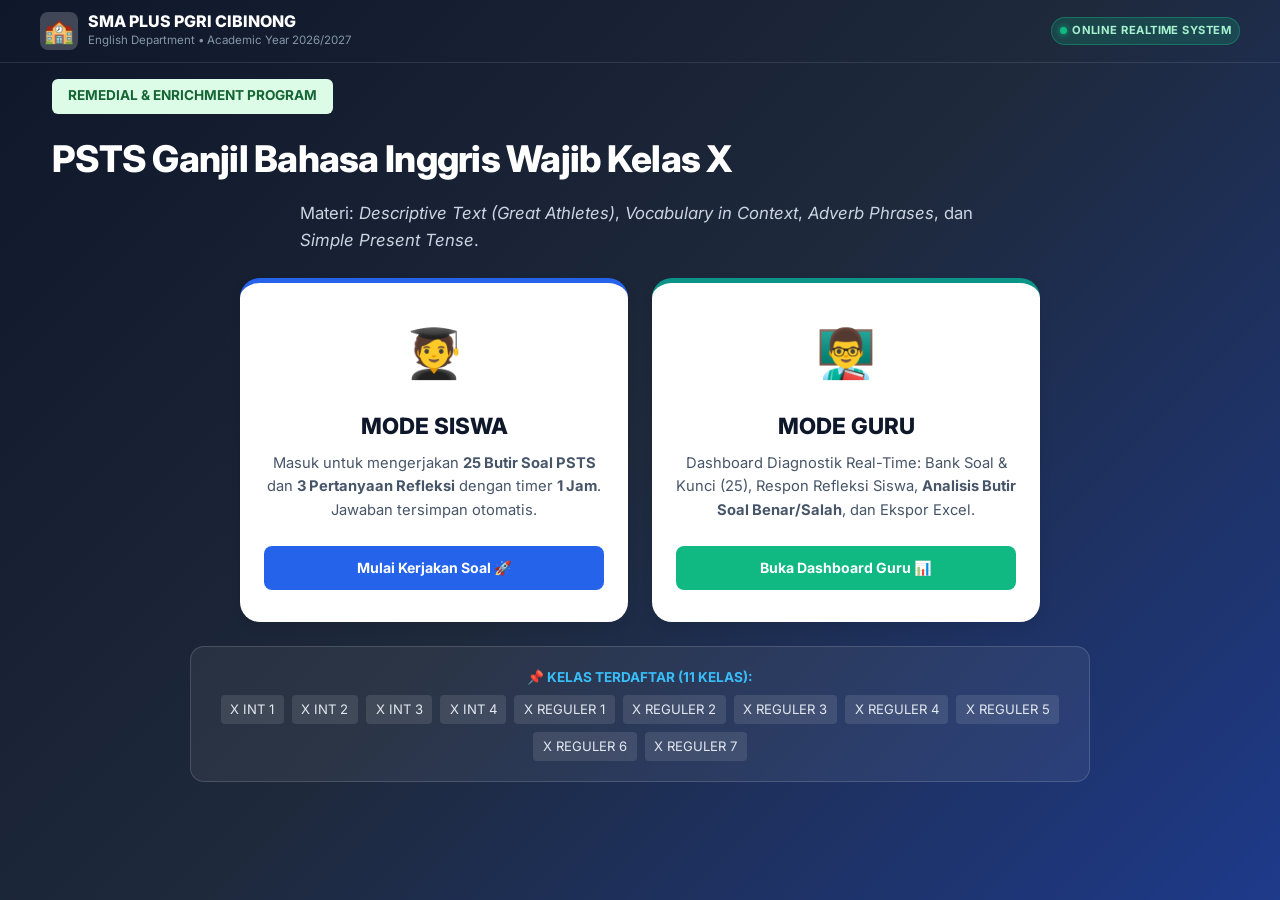
<file: index.html>
<!DOCTYPE html>
<html lang="id">
<head>
    <meta charset="UTF-8">
    <meta name="viewport" content="width=device-width, initial-scale=1.0">
    <title>PORTAL PSTS BAHASA INGGRIS KELAS X - SMA PLUS PGRI CIBINONG</title>
    <link rel="preconnect" href="https://fonts.googleapis.com">
    <link rel="preconnect" href="https://fonts.gstatic.com" crossorigin>
    <link href="https://fonts.googleapis.com/css2?family=Inter:wght@400;500;600;700;800&family=Merriweather:ital,wght@0,400;0,700;1,400&display=swap" rel="stylesheet">
    <link rel="stylesheet" href="style.css">
</head>
<body style="background: linear-gradient(135deg, #0f172a 0%, #1e293b 50%, #1e3a8a 100%); min-height: 100vh; color: #fff;">

    <!-- Header -->
    <header class="app-header" style="background: transparent; box-shadow: none; border-bottom: 1px solid rgba(255,255,255,0.1);">
        <div class="header-container">
            <div class="brand-section">
                <div class="brand-icon">🏫</div>
                <div class="brand-title">
                    <h1 style="color: #fff;">SMA PLUS PGRI CIBINONG</h1>
                    <p style="color: #94a3b8;">English Department • Academic Year 2026/2027</p>
                </div>
            </div>

            <div class="header-controls">
                <div class="live-badge">
                    <span class="live-dot"></span>
                    <span>ONLINE REALTIME SYSTEM</span>
                </div>
            </div>
        </div>
    </header>

    <div class="main-wrapper">
        <div class="portal-hero">
            <span class="badge-tag badge-easy" style="font-size: 0.85rem; padding: 0.4rem 1rem; margin-bottom: 1rem;">
                REMEDIAL & ENRICHMENT PROGRAM
            </span>
            <h1 style="font-size: 2.3rem; font-weight: 800; letter-spacing: -0.02em; margin-bottom: 0.75rem;">
                PSTS Ganjil Bahasa Inggris Wajib Kelas X
            </h1>
            <p style="color: #cbd5e1; max-width: 680px; margin: 0 auto; font-size: 1.05rem;">
                Materi: <em>Descriptive Text (Great Athletes)</em>, <em>Vocabulary in Context</em>, <em>Adverb Phrases</em>, dan <em>Simple Present Tense</em>.
            </p>
        </div>

        <div class="portal-grid">

            <!-- MODE SISWA CARD -->
            <a href="student.html" class="portal-card" style="border-top: 5px solid #2563eb;">
                <div class="portal-icon">🧑‍🎓</div>
                <h2 style="font-size: 1.4rem; font-weight: 800; color: #0f172a; margin-bottom: 0.5rem;">
                    MODE SISWA
                </h2>
                <p style="color: #475569; font-size: 0.92rem; margin-bottom: 1.5rem;">
                    Masuk untuk mengerjakan <strong>25 Butir Soal PSTS</strong> dan <strong>3 Pertanyaan Refleksi</strong> dengan timer <strong>1 Jam</strong>. Jawaban tersimpan otomatis.
                </p>
                <div style="margin-top: auto; width: 100%;">
                    <span class="btn btn-primary" style="width: 100%;">
                        Mulai Kerjakan Soal 🚀
                    </span>
                </div>
            </a>

            <!-- MODE GURU CARD -->
            <a href="teacher.html" class="portal-card" style="border-top: 5px solid #0d9488;">
                <div class="portal-icon">👨‍🏫</div>
                <h2 style="font-size: 1.4rem; font-weight: 800; color: #0f172a; margin-bottom: 0.5rem;">
                    MODE GURU
                </h2>
                <p style="color: #475569; font-size: 0.92rem; margin-bottom: 1.5rem;">
                    Dashboard Diagnostik Real-Time: Bank Soal & Kunci (25), Respon Refleksi Siswa, <strong>Analisis Butir Soal Benar/Salah</strong>, dan Ekspor Excel.
                </p>
                <div style="margin-top: auto; width: 100%;">
                    <span class="btn btn-success" style="width: 100%;">
                        Buka Dashboard Guru 📊
                    </span>
                </div>
            </a>

        </div>

        <!-- Class Information Box -->
        <div style="max-width: 900px; margin: 1.5rem auto 3rem; background: rgba(255,255,255,0.06); border: 1px solid rgba(255,255,255,0.15); border-radius: var(--radius-md); padding: 1.25rem; text-align: center;">
            <div style="font-size: 0.85rem; font-weight: 700; color: #38bdf8; margin-bottom: 0.4rem;">
                📌 KELAS TERDAFTAR (11 KELAS):
            </div>
            <div style="display: flex; justify-content: center; flex-wrap: wrap; gap: 0.5rem; font-size: 0.82rem; color: #e2e8f0;">
                <span style="background: rgba(255,255,255,0.1); padding: 0.25rem 0.6rem; border-radius: 4px;">X INT 1</span>
                <span style="background: rgba(255,255,255,0.1); padding: 0.25rem 0.6rem; border-radius: 4px;">X INT 2</span>
                <span style="background: rgba(255,255,255,0.1); padding: 0.25rem 0.6rem; border-radius: 4px;">X INT 3</span>
                <span style="background: rgba(255,255,255,0.1); padding: 0.25rem 0.6rem; border-radius: 4px;">X INT 4</span>
                <span style="background: rgba(255,255,255,0.1); padding: 0.25rem 0.6rem; border-radius: 4px;">X REGULER 1</span>
                <span style="background: rgba(255,255,255,0.1); padding: 0.25rem 0.6rem; border-radius: 4px;">X REGULER 2</span>
                <span style="background: rgba(255,255,255,0.1); padding: 0.25rem 0.6rem; border-radius: 4px;">X REGULER 3</span>
                <span style="background: rgba(255,255,255,0.1); padding: 0.25rem 0.6rem; border-radius: 4px;">X REGULER 4</span>
                <span style="background: rgba(255,255,255,0.1); padding: 0.25rem 0.6rem; border-radius: 4px;">X REGULER 5</span>
                <span style="background: rgba(255,255,255,0.1); padding: 0.25rem 0.6rem; border-radius: 4px;">X REGULER 6</span>
                <span style="background: rgba(255,255,255,0.1); padding: 0.25rem 0.6rem; border-radius: 4px;">X REGULER 7</span>
            </div>
        </div>

    </div>

</body>
</html>
</file>
<file: style.css>
/* ===================================================
   REMEDIAL & ENRICHMENT PSTS X 2026 - MOBILE-FIRST STYLES
   SMA PLUS PGRI CIBINONG
   =================================================== */

:root {
    --primary: #2563eb;
    --primary-hover: #1d4ed8;
    --primary-light: #eff6ff;
    --secondary: #0d9488;
    --secondary-light: #f0fdfa;
    --accent: #f59e0b;
    --success: #10b981;
    --danger: #ef4444;
    --dark: #0f172a;
    --slate-800: #1e293b;
    --slate-700: #334155;
    --slate-600: #475569;
    --slate-400: #94a3b8;
    --slate-200: #e2e8f0;
    --slate-100: #f1f5f9;
    --slate-50: #f8fafc;
    --white: #ffffff;
    
    --radius-sm: 8px;
    --radius-md: 14px;
    --radius-lg: 20px;
    --shadow-sm: 0 1px 3px rgba(0,0,0,0.06);
    --shadow-md: 0 4px 12px rgba(0,0,0,0.08);
    --shadow-lg: 0 10px 25px -5px rgba(0,0,0,0.1);
    --font-sans: 'Inter', -apple-system, BlinkMacSystemFont, 'Segoe UI', Roboto, sans-serif;
    --font-serif: 'Merriweather', Georgia, serif;
}

* {
    margin: 0;
    padding: 0;
    box-sizing: border-box;
}

body {
    font-family: var(--font-sans);
    background-color: #f8fafc;
    color: var(--slate-800);
    line-height: 1.6;
    -webkit-font-smoothing: antialiased;
    padding-bottom: 70px; /* Space for mobile bottom bar */
}

/* Header & Topbar */
.app-header {
    background: linear-gradient(135deg, #1e3a8a 0%, #2563eb 60%, #0d9488 100%);
    color: var(--white);
    padding: 0.75rem 1rem;
    box-shadow: 0 2px 10px rgba(30, 58, 138, 0.2);
    position: sticky;
    top: 0;
    z-index: 100;
}

.header-container {
    max-width: 1200px;
    margin: 0 auto;
    display: flex;
    justify-content: space-between;
    align-items: center;
    gap: 0.5rem;
}

.brand-section {
    display: flex;
    align-items: center;
    gap: 0.6rem;
}

.brand-icon {
    font-size: 1.5rem;
    background: rgba(255, 255, 255, 0.2);
    width: 38px;
    height: 38px;
    display: flex;
    align-items: center;
    justify-content: center;
    border-radius: var(--radius-sm);
    flex-shrink: 0;
}

.brand-title h1 {
    font-size: 1rem;
    font-weight: 800;
    line-height: 1.2;
}

.brand-title p {
    font-size: 0.72rem;
    opacity: 0.9;
}

.header-controls {
    display: flex;
    align-items: center;
    gap: 0.5rem;
}

/* Realtime Live Dot */
.live-badge {
    display: inline-flex;
    align-items: center;
    gap: 0.35rem;
    background: rgba(16, 185, 129, 0.2);
    color: #a7f3d0;
    border: 1px solid rgba(16, 185, 129, 0.4);
    padding: 0.25rem 0.5rem;
    border-radius: 9999px;
    font-size: 0.7rem;
    font-weight: 700;
    letter-spacing: 0.04em;
}

.live-dot {
    width: 7px;
    height: 7px;
    background-color: #10b981;
    border-radius: 50%;
    box-shadow: 0 0 6px #10b981;
    animation: pulse 1.5s infinite;
}

@keyframes pulse {
    0%, 100% { transform: scale(1); opacity: 1; }
    50% { transform: scale(1.3); opacity: 0.7; }
}

/* Timer Badge (1 Hour) */
.timer-container {
    display: flex;
    align-items: center;
    gap: 0.35rem;
    background: rgba(15, 23, 42, 0.85);
    border: 1px solid rgba(255, 255, 255, 0.25);
    padding: 0.3rem 0.65rem;
    border-radius: 8px;
    font-family: monospace;
    font-size: 1rem;
    font-weight: 800;
    color: #38bdf8;
}

.timer-container.warning { color: #facc15; border-color: #facc15; }
.timer-container.danger { color: #f87171; border-color: #f87171; animation: pulse 1s infinite; }

/* Main Wrapper */
.main-wrapper {
    max-width: 1200px;
    margin: 1rem auto;
    padding: 0 0.75rem;
}

/* Tab Navigation */
.tab-nav {
    display: flex;
    gap: 0.4rem;
    background: var(--white);
    padding: 0.35rem;
    border-radius: var(--radius-md);
    box-shadow: var(--shadow-sm);
    margin-bottom: 1rem;
}

.tab-btn {
    flex: 1;
    padding: 0.65rem 0.75rem;
    border: none;
    background: transparent;
    border-radius: var(--radius-sm);
    font-size: 0.88rem;
    font-weight: 700;
    color: var(--slate-600);
    cursor: pointer;
    display: flex;
    align-items: center;
    justify-content: center;
    gap: 0.4rem;
    transition: all 0.2s ease;
}

.tab-btn.active {
    background: var(--primary);
    color: var(--white);
    box-shadow: 0 2px 8px rgba(37, 99, 235, 0.25);
}

.tab-badge {
    background: rgba(255, 255, 255, 0.25);
    padding: 0.1rem 0.45rem;
    border-radius: 9999px;
    font-size: 0.72rem;
}

.tab-btn:not(.active) .tab-badge {
    background: var(--slate-200);
    color: var(--slate-700);
}

.tab-content { display: none; }
.tab-content.active { display: block; animation: fadeIn 0.25s ease; }

@keyframes fadeIn {
    from { opacity: 0; transform: translateY(4px); }
    to { opacity: 1; transform: translateY(0); }
}

/* Card */
.card {
    background: var(--white);
    border-radius: var(--radius-md);
    box-shadow: var(--shadow-sm);
    border: 1px solid var(--slate-200);
    padding: 1.25rem;
    margin-bottom: 1rem;
}

.card-header {
    display: flex;
    justify-content: space-between;
    align-items: center;
    border-bottom: 1px solid var(--slate-100);
    padding-bottom: 0.75rem;
    margin-bottom: 1rem;
    flex-wrap: wrap;
    gap: 0.5rem;
}

.card-title {
    font-size: 1.05rem;
    font-weight: 700;
    color: var(--slate-800);
    display: flex;
    align-items: center;
    gap: 0.4rem;
}

/* Form Controls */
.form-group { margin-bottom: 1rem; }
.form-label { display: block; font-size: 0.85rem; font-weight: 700; color: var(--slate-700); margin-bottom: 0.35rem; }
.form-control, .form-select {
    width: 100%;
    padding: 0.75rem 0.9rem;
    border: 1.5px solid var(--slate-200);
    border-radius: var(--radius-sm);
    font-family: inherit;
    font-size: 0.95rem;
    color: var(--slate-800);
    background: var(--white);
}
.form-control:focus, .form-select:focus {
    outline: none;
    border-color: var(--primary);
    box-shadow: 0 0 0 3px rgba(37, 99, 235, 0.15);
}

/* ===================================================
   MOBILE EXAM LAYOUT & PASSAGE ACCORDION
   =================================================== */

/* Desktop Grid: Left Passage, Right Question, Far-Right Palette */
@media (min-width: 900px) {
    .exam-layout {
        display: grid;
        grid-template-columns: 1.1fr 1fr 260px;
        gap: 1.25rem;
        align-items: start;
    }

    .passage-card {
        position: sticky;
        top: 4.5rem;
        max-height: calc(100vh - 6rem);
        overflow-y: auto;
    }

    .mobile-passage-toggle {
        display: none !important;
    }

    .mobile-bottom-bar {
        display: none !important;
    }
}

/* Mobile Screen (< 900px): Streamlined & Easy Reading */
@media (max-width: 899px) {
    .exam-layout {
        display: flex;
        flex-direction: column;
        gap: 0.75rem;
    }

    .palette-column {
        display: none; /* Accessible via mobile bottom palette button */
    }

    /* Mobile Text Toggle Banner */
    .mobile-passage-toggle {
        display: flex !important;
        align-items: center;
        justify-content: space-between;
        background: #eff6ff;
        border: 1.5px solid #bfdbfe;
        color: #1e40af;
        padding: 0.75rem 1rem;
        border-radius: var(--radius-sm);
        cursor: pointer;
        font-weight: 700;
        font-size: 0.92rem;
        margin-bottom: 0.5rem;
        user-select: none;
    }

    .mobile-passage-toggle:active {
        background: #dbeafe;
    }

    .passage-card {
        border-left: 4px solid var(--primary);
        padding: 1rem;
        margin-bottom: 0.5rem;
        transition: all 0.3s ease;
    }

    .passage-card.collapsed-mobile {
        display: none;
    }

    /* Mobile Bottom Navigation Bar */
    .mobile-bottom-bar {
        position: fixed;
        bottom: 0;
        left: 0;
        right: 0;
        background: #ffffff;
        border-top: 1.5px solid #cbd5e1;
        padding: 0.6rem 0.85rem;
        display: flex;
        justify-content: space-between;
        align-items: center;
        gap: 0.5rem;
        z-index: 99;
        box-shadow: 0 -4px 15px rgba(0,0,0,0.08);
    }
}

/* Passage Card Styling */
.passage-card {
    background: #ffffff;
    border: 1px solid #cbd5e1;
    border-radius: var(--radius-md);
    padding: 1.25rem;
    box-shadow: var(--shadow-sm);
}

.passage-title {
    font-size: 1.15rem;
    font-weight: 800;
    color: #1e3a8a;
    margin-bottom: 0.2rem;
}

.passage-category {
    font-size: 0.72rem;
    text-transform: uppercase;
    letter-spacing: 0.05em;
    color: var(--secondary);
    font-weight: 700;
    margin-bottom: 0.75rem;
    display: inline-block;
}

.passage-body {
    font-family: var(--font-serif);
    font-size: 0.95rem;
    color: var(--slate-800);
    line-height: 1.75;
}

.passage-body p {
    margin-bottom: 0.85rem;
    text-align: justify;
}

/* Question Section */
.question-container {
    background: var(--white);
    border: 1px solid var(--slate-200);
    border-radius: var(--radius-md);
    padding: 1.25rem;
    box-shadow: var(--shadow-sm);
}

.q-header {
    display: flex;
    justify-content: space-between;
    align-items: center;
    margin-bottom: 0.85rem;
    padding-bottom: 0.65rem;
    border-bottom: 1px solid var(--slate-100);
}

.q-badge {
    background: var(--primary-light);
    color: var(--primary);
    font-weight: 800;
    font-size: 0.82rem;
    padding: 0.3rem 0.7rem;
    border-radius: 9999px;
}

.skill-tag {
    font-size: 0.72rem;
    font-weight: 700;
    padding: 0.2rem 0.5rem;
    border-radius: 6px;
    background: var(--slate-100);
    color: var(--slate-600);
}

.q-text {
    font-size: 1.02rem;
    font-weight: 600;
    color: var(--slate-800);
    line-height: 1.55;
    margin-bottom: 1.1rem;
    white-space: pre-line;
}

/* Options */
.options-list {
    display: flex;
    flex-direction: column;
    gap: 0.65rem;
}

.option-item {
    display: flex;
    align-items: center;
    gap: 0.85rem;
    padding: 0.85rem 1rem;
    border: 1.5px solid var(--slate-200);
    border-radius: var(--radius-sm);
    cursor: pointer;
    transition: all 0.15s ease;
    background: var(--slate-50);
    user-select: none;
    -webkit-tap-highlight-color: transparent;
}

.option-item:hover, .option-item:active {
    border-color: var(--primary);
    background: var(--primary-light);
}

.option-item.selected {
    border-color: var(--primary);
    background: #dbeafe;
    box-shadow: 0 0 0 2px rgba(37, 99, 235, 0.25);
}

.option-key {
    font-weight: 800;
    font-size: 0.92rem;
    width: 32px;
    height: 32px;
    border-radius: 50%;
    background: var(--white);
    border: 1.5px solid var(--slate-300);
    display: flex;
    align-items: center;
    justify-content: center;
    flex-shrink: 0;
    color: var(--slate-700);
}

.option-item.selected .option-key {
    background: var(--primary);
    border-color: var(--primary);
    color: var(--white);
}

.option-label {
    font-size: 0.95rem;
    color: var(--slate-800);
    flex: 1;
}

/* Question Palette */
.palette-card {
    background: var(--white);
    border-radius: var(--radius-md);
    border: 1px solid var(--slate-200);
    padding: 1.1rem;
    position: sticky;
    top: 4.5rem;
}

.palette-grid {
    display: grid;
    grid-template-columns: repeat(5, 1fr);
    gap: 0.45rem;
    margin-top: 0.85rem;
}

.pal-btn {
    aspect-ratio: 1;
    border: 1px solid var(--slate-300);
    background: var(--slate-50);
    border-radius: 8px;
    font-weight: 700;
    font-size: 0.85rem;
    color: var(--slate-700);
    cursor: pointer;
    display: flex;
    align-items: center;
    justify-content: center;
    transition: all 0.15s ease;
}

.pal-btn.answered {
    background: #10b981;
    border-color: #059669;
    color: var(--white);
}

.pal-btn.current {
    box-shadow: 0 0 0 2px var(--primary);
    border-color: var(--primary);
    font-weight: 800;
}

/* Buttons */
.btn {
    display: inline-flex;
    align-items: center;
    justify-content: center;
    gap: 0.4rem;
    padding: 0.65rem 1.1rem;
    border-radius: var(--radius-sm);
    font-weight: 700;
    font-size: 0.88rem;
    cursor: pointer;
    border: none;
    transition: all 0.2s ease;
    text-decoration: none;
}

.btn-primary { background: var(--primary); color: var(--white); }
.btn-primary:hover { background: var(--primary-hover); }
.btn-secondary { background: var(--slate-200); color: var(--slate-700); }
.btn-success { background: var(--success); color: var(--white); }
.btn-outline { background: transparent; border: 1.5px solid var(--slate-300); color: var(--slate-700); }

/* Reflections */
.reflection-box {
    background: #f8fafc;
    border: 1px solid var(--slate-200);
    border-left: 4px solid var(--primary);
    border-radius: var(--radius-sm);
    padding: 1.1rem;
    margin-bottom: 1.25rem;
}

.ref-title { font-size: 0.95rem; font-weight: 700; color: var(--slate-800); margin-bottom: 0.35rem; }
.ref-q { font-size: 0.88rem; color: var(--slate-600); margin-bottom: 0.65rem; }
.ref-textarea {
    width: 100%;
    min-height: 90px;
    padding: 0.65rem 0.85rem;
    border: 1.5px solid var(--slate-200);
    border-radius: var(--radius-sm);
    font-family: inherit;
    font-size: 0.9rem;
}

/* PIN Lock Screen for Teacher Mode */
.pin-lock-overlay {
    position: fixed;
    top: 0;
    left: 0;
    right: 0;
    bottom: 0;
    background: linear-gradient(135deg, #0f172a 0%, #1e293b 100%);
    display: flex;
    align-items: center;
    justify-content: center;
    z-index: 9999;
    padding: 1rem;
}

.pin-card {
    background: var(--white);
    border-radius: var(--radius-lg);
    padding: 2rem 1.5rem;
    max-width: 380px;
    width: 100%;
    text-align: center;
    box-shadow: 0 20px 40px rgba(0,0,0,0.3);
}

.pin-icon {
    font-size: 3rem;
    margin-bottom: 0.5rem;
}

.pin-input {
    letter-spacing: 0.35em;
    font-size: 1.6rem;
    text-align: center;
    font-weight: 800;
    font-family: monospace;
    padding: 0.75rem;
    margin: 1.25rem 0;
    border: 2px solid var(--slate-300);
    border-radius: var(--radius-sm);
    width: 100%;
}

.pin-input:focus {
    outline: none;
    border-color: var(--primary);
    box-shadow: 0 0 0 3px rgba(37, 99, 235, 0.2);
}

/* Modals */
.modal-backdrop {
    position: fixed;
    top: 0; left: 0; right: 0; bottom: 0;
    background: rgba(15, 23, 42, 0.6);
    backdrop-filter: blur(4px);
    display: flex;
    align-items: center;
    justify-content: center;
    z-index: 1000;
    padding: 1rem;
    opacity: 0;
    pointer-events: none;
    transition: all 0.2s ease;
}
.modal-backdrop.open { opacity: 1; pointer-events: auto; }

.modal-content {
    background: var(--white);
    border-radius: var(--radius-lg);
    width: 100%;
    max-width: 600px;
    max-height: 85vh;
    overflow-y: auto;
    padding: 1.5rem;
    position: relative;
}

.modal-close {
    position: absolute;
    top: 1rem; right: 1rem;
    background: var(--slate-100);
    border: none;
    width: 32px; height: 32px;
    border-radius: 50%;
    font-size: 1.2rem;
    cursor: pointer;
}

/* Tables & Badges */
.data-table { width: 100%; border-collapse: collapse; font-size: 0.88rem; }
.data-table th { background: var(--slate-100); padding: 0.75rem; border-bottom: 1.5px solid var(--slate-200); text-align: left; }
.data-table td { padding: 0.75rem; border-bottom: 1px solid var(--slate-100); }
.badge-tag { display: inline-block; padding: 0.2rem 0.5rem; border-radius: 6px; font-size: 0.72rem; font-weight: 700; }
.badge-easy { background: #dcfce7; color: #166534; }
.badge-medium { background: #fef3c7; color: #92400e; }
.badge-hard { background: #fee2e2; color: #991b1b; }
.badge-correct { background: #10b981; color: var(--white); font-weight: 800; }
.badge-wrong { background: #ef4444; color: var(--white); font-weight: 800; }

.item-table-wrapper { overflow-x: auto; background: var(--white); border-radius: var(--radius-md); border: 1px solid var(--slate-200); }
.stats-grid { display: grid; grid-template-columns: repeat(auto-fit, minmax(180px, 1fr)); gap: 0.75rem; margin-bottom: 1rem; }
.stat-card { background: var(--white); padding: 1rem; border-radius: var(--radius-md); border: 1px solid var(--slate-200); display: flex; align-items: center; gap: 0.75rem; }
.stat-icon { width: 42px; height: 42px; border-radius: 8px; display: flex; align-items: center; justify-content: center; font-size: 1.3rem; }
.stat-blue { background: #eff6ff; color: #2563eb; }
.stat-green { background: #ecfdf5; color: #059669; }
.stat-purple { background: #faf5ff; color: #7c3aed; }
.stat-amber { background: #fffbeb; color: #d97706; }
.stat-val { font-size: 1.4rem; font-weight: 800; line-height: 1.1; }
.stat-label { font-size: 0.72rem; font-weight: 600; color: var(--slate-600); text-transform: uppercase; }

.progress-track { width: 100%; height: 8px; background: #e2e8f0; border-radius: 9999px; overflow: hidden; }
.progress-fill { height: 100%; }

.portal-grid { display: grid; grid-template-columns: repeat(auto-fit, minmax(280px, 1fr)); gap: 1.5rem; max-width: 800px; margin: 1.5rem auto; }
.portal-card { background: var(--white); border-radius: var(--radius-lg); padding: 2rem 1.5rem; text-align: center; box-shadow: var(--shadow-md); text-decoration: none; color: inherit; }
.portal-card:hover { transform: translateY(-4px); }
.portal-icon { font-size: 3rem; margin-bottom: 1rem; }
.score-banner { text-align: center; padding: 2rem 1rem; background: linear-gradient(135deg, #1e3a8a, #3b82f6); color: var(--white); border-radius: var(--radius-lg); margin-bottom: 1.5rem; }
.score-circle { width: 110px; height: 110px; border-radius: 50%; background: rgba(255, 255, 255, 0.2); border: 3px solid var(--white); display: flex; flex-direction: column; align-items: center; justify-content: center; margin: 0.75rem auto; }
.score-num { font-size: 2.2rem; font-weight: 900; line-height: 1; }
.score-label { font-size: 0.7rem; text-transform: uppercase; }
</file>
